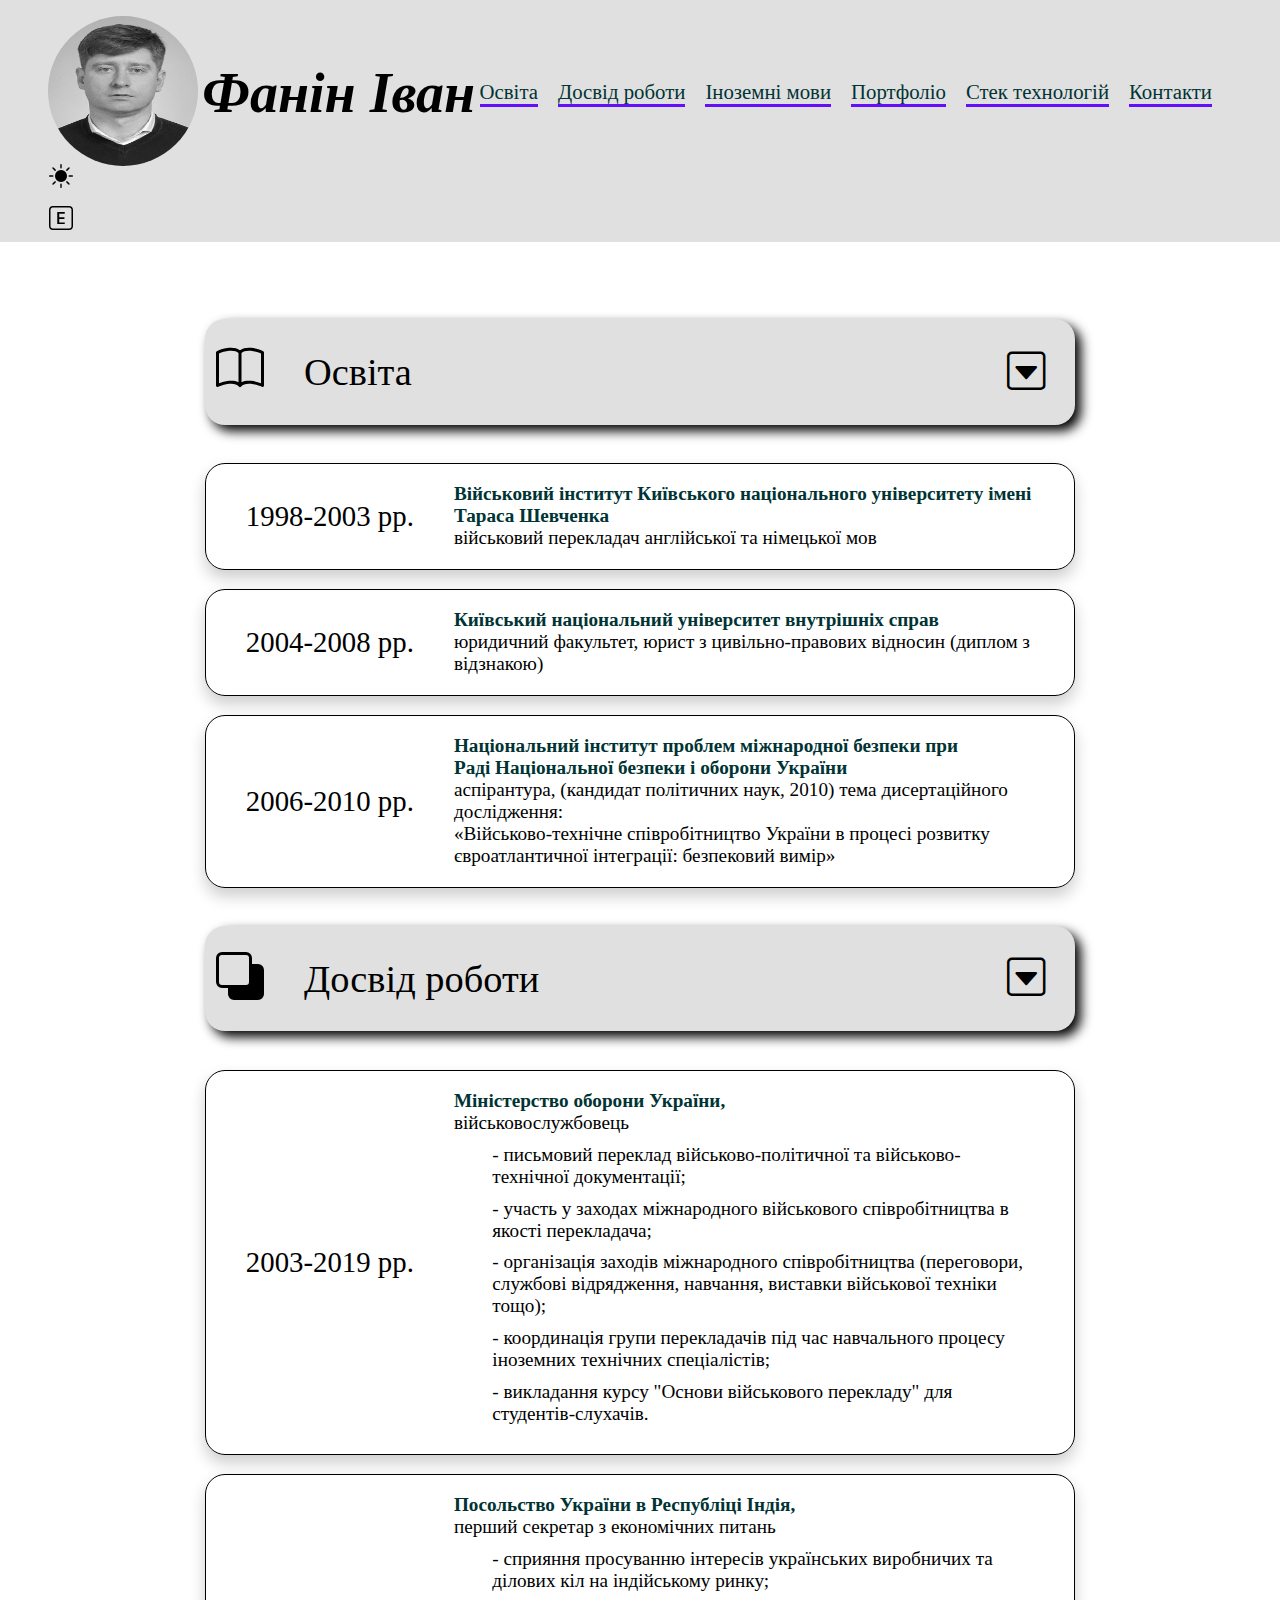
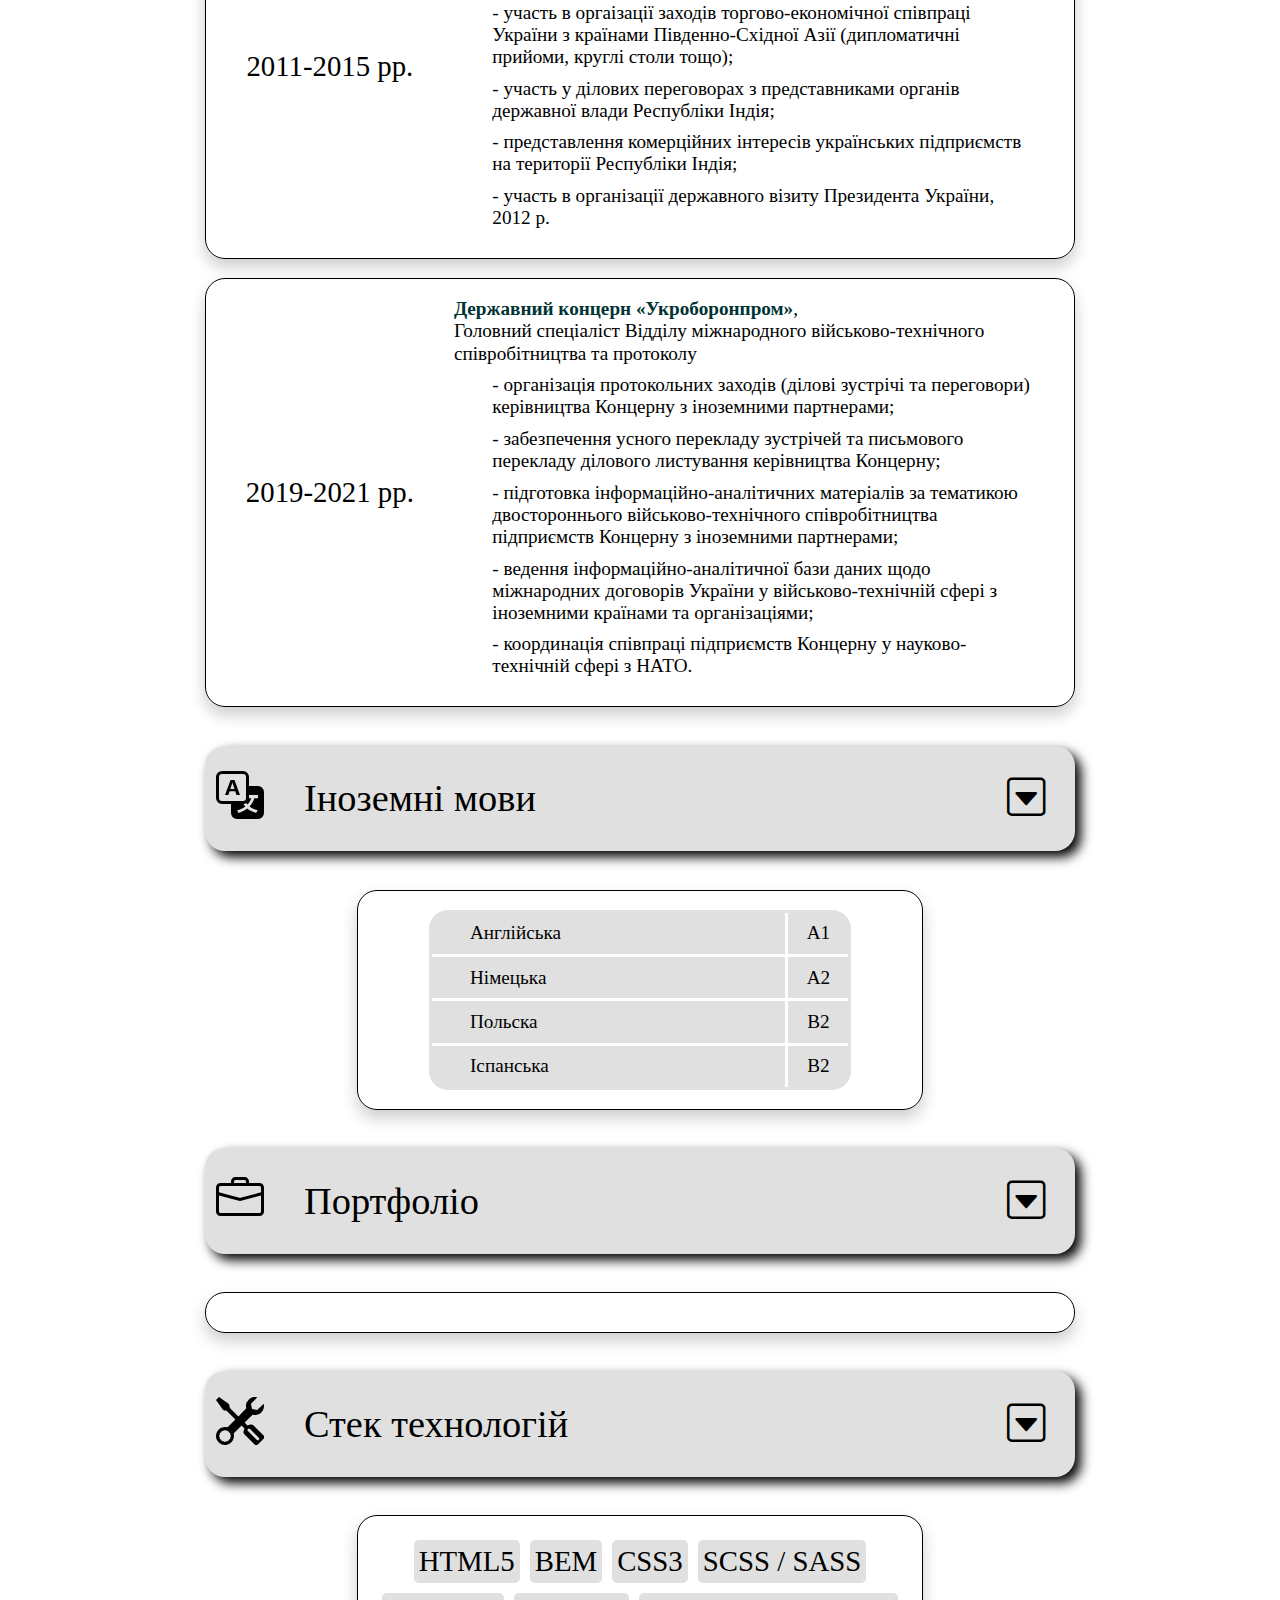
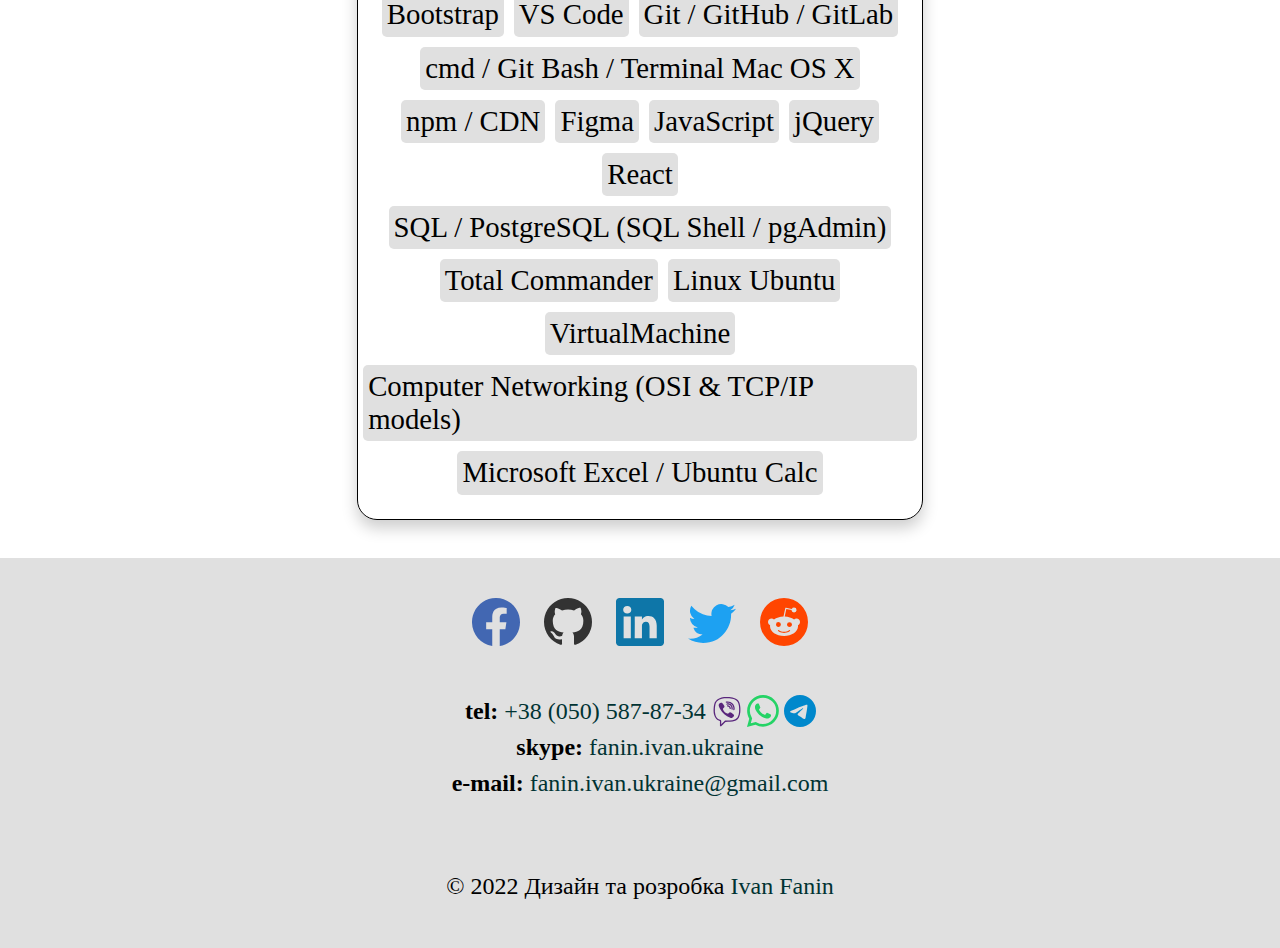
<file: index.html>
<!DOCTYPE html>
<html lang="uk">
  <head>
    <meta charset="UTF-8" />
    <meta http-equiv="X-UA-Compatible" content="IE=edge" />
    <meta name="viewport" content="width=device-width, initial-scale=1.0" />
    <title>Іван Фанін || Резюме</title>
    <link rel="shortcut icon" href="./favicons/cv.svg" type="image/x-icon" />
    <link rel="stylesheet" href="https://cdn.jsdelivr.net/npm/bootstrap-icons@1.9.1/font/bootstrap-icons.css">
    <link rel="stylesheet" href="./css/style.css" />
  </head>
  <body>
    <div class="wrapper">
      <!-- Блок хедер -->
      <header class="header">
        <div class="header__body">
          <div class="header__image-box">
            <img class="header__image" title="Фанін Іван" src="./images/Ivan_Fanin.jpeg" alt="Моє фото">
          </div>
          <div class="header__name">Фанін Іван</div>
          <ul class="item-list header__item-list">
            <li class="list-item header__list-item">
              <a href="#education" class="link header__link">Освіта</a>
            </li>
            <li class="list-item header__list-item">
              <a href="#experience" class="link header__link">Досвід роботи</a>
            </li>
            <li class="list-item header__list-item">
              <a href="#languages" class="link header__link">Іноземні мови</a>
            </li>
            <li class="list-item header__list-item">
              <a href="#portfolio" class="link header__link">Портфоліо</a>
            </li>
            <li class="list-item header__list-item">
              <a href="#tech-stack" class="link header__link">Стек технологій</a>
            </li>
            <li class="list-item header__list-item">
              <a href="#contacts" class="link header__link">Контакти</a>
            </li>
          </ul>
          <div class="header__toggle" id="toggleBox">
            <i class="bi bi-brightness-high-fill" id="toggleDark"></i>
            <i class="bi bi-explicit" id="toggleLanguage"></i>
          </div>
        </div>
      </header>

      <!-- Основна частина -->
      <main class="main">
        <div class="main__body">
          <!-- Освіта -->
          <div class="main__section">
            <div class="main__section-body">
              <div id="education" class="main__section-title">
                <div class="main__titile-box">
                  <img class="main__icon" title="Освіта" src="./icons/education.svg" alt="Освіта">
                  <span class="main__span-heading">Освіта</span>
                </div>
                <i class="bi bi-caret-down-square"></i>
              </div>

              <!-- ВІКНУ -->
              <div class="drop-down main__section-text">
                <div class="main__section-year">1998-2003 рр.</div>
                <div class="main__section-agency">
                  <a
                    class="link main__section-link link_hovered"
                    title="Військовий інститут Київського національного університету імені Тараса Шевченка"
                    href="https://mil.knu.ua/"
                    ><b>Військовий інститут Київського національного університету
                    імені Тараса Шевченка</b></a
                  >
                  <div class="main__section-func">
                    військовий перекладач англійської та німецької мов
                  </div>
                </div>
              </div>

              <!-- КНУВС -->
              <div class="main__section-text">
                <div class="main__section-year">2004-2008 рр.</div>
                <div class="main__section-agency">
                  <a
                    class="link main__section-link link_hovered"
                    title="Національна академія внутрішніх справ України"
                    href="https://www.naiau.kiev.ua/"
                    ><b>Київський національний університет внутрішніх справ</b></a
                  >
                  <div class="main__section-func">
                    юридичний факультет, юрист з цивільно-правових відносин
                    (диплом з відзнакою)
                  </div>
                </div>
              </div>

              <!-- НІПМБ -->
              <div class="main__section-text">
                <div class="main__section-year">2006-2010 рр.</div>
                <div class="main__section-agency">
                  <a
                    class="link main__section-link link_hovered"
                    title="Рада національної безпеки і оборони України"
                    href="https://www.rnbo.gov.ua/"
                    ><b>Національний інститут проблем міжнародної безпеки при<br />
                    Раді Національної безпеки і оборони України</b></a
                  >
                  <div class="main__section-func">
                    аспірантура, (кандидат політичних наук, 2010) тема
                    дисертаційного дослідження:<br />
                    &laquo;Військово-технічне співробітництво України в процесі розвитку
                    євроатлантичної інтеграції: безпековий вимір&raquo;
                  </div>
                </div>
              </div>
            </div>
          </div>

          <!-- Досвід роботи -->
          <div class="main__section">
            <div class="main__section-body">
              <div id="experience" class="main__section-title">
                <div class="header__title-box">
                  <img class="main__icon" title="Досвід роботи" src="./icons/experience.svg" alt="Досвід роботи">
                <span class="main__span-heading">Досвід роботи</span>
                </div>
                <i class="bi bi-caret-down-square"></i>
              </div>

              <!-- Міністерство оборони України -->
              <div class="main__section-text">
                <div class="main__section-year">2003-2019 рр.</div>
                <div class="main__section-agency">
                  <a
                    class="link main__section-link link_hovered"
                    title="Міністерство оборони України"
                    href="https://www.mil.gov.ua/"
                    ><b>Міністерство оборони України,</b></a
                  ><br>
                  <span>військовослужбовець</span>
                  <div class="main__section-func">
                    <ul class="item-list main__item-list">
                      <li class="list-item  main__list-item main__list-item">
                        - письмовий переклад військово-політичної та
                        військово-технічної документації;
                      </li>
                      <li class="list-item main__list-item main__list-item">
                        - участь у заходах міжнародного військового
                        співробітництва в якості перекладача;
                      </li>
                      <li class="list-item main__list-item main__list-item">
                        - організація заходів міжнародного співробітництва
                        (переговори, службові відрядження, навчання, виставки
                        військової техніки тощо);
                      </li>
                      <li class="list-item main__list-item main__list-item">
                        - координація групи перекладачів під час навчального
                        процесу іноземних технічних спеціалістів;
                      </li>
                      <li class="list-item main__list-item main__list-item">
                        - викладання курсу "Основи військового перекладу" для
                        студентів-слухачів.
                      </li>
                    </ul>
                  </div>
                </div>
              </div>

              <!-- Посольство України в Республіці Індія -->
              <div class="main__section-text">
                <div class="main__section-year">2011-2015 рр.</div>
                <div class="main__section-agency">
                  <a
                    class="link main__section-link link_hovered"
                    title="Посольство України в РІ"
                    href="https://india.mfa.gov.ua/"
                    ><b>Посольство України в Республіці Індія,</b></a
                  ><br><span> перший секретар з економічних питань</span>
                  <div class="main__section-func">
                    <ul class="item-list main__item-list">
                      <li class="list-item main__list-item">
                        - сприяння просуванню інтересів українських виробничих та
                        ділових кіл на індійському ринку;
                      </li>
                      <li class="list-item main__list-item">
                        - участь в оргаізації заходів торгово-економічної
                        співпраці України з країнами Південно-Східної Азії
                        (дипломатичні прийоми, круглі столи тощо);
                      </li>
                      <li class="list-item main__list-item">
                        - участь у ділових переговорах з представниками органів
                        державної влади Республіки Індія;
                      </li>
                      <li class="list-item main__list-item">
                        - представлення комерційних інтересів українських
                        підприємств на території Республіки Індія;
                      </li>
                      <li class="list-item main__list-item">
                        - участь в організації державного візиту Президента
                        України, 2012 р.
                      </li>
                    </ul>
                  </div>
                </div>
              </div>

              <!-- ДК "Укроборонпром" -->
              <div class="main__section-text">
                <div class="main__section-year">2019-2021 рр.</div>
                <div class="main__section-agency">
                  <a
                    class="link main__section-link link_hovered"
                    title='ДК" УкрОборонПром"'
                    href="https://ukroboronprom.com.ua/"
                    ><b>Державний концерн &laquo;Укроборонпром&raquo;</b></a
                  >,<br>
                  <span
                    >Головний спеціаліст Відділу міжнародного військово-технічного співробітництва та
                    протоколу</span
                  >
                  <div class="main__section-func">
                    <ul class="item-list main__item-list">
                      <li class="list-item main__list-item">
                        - організація протокольних заходів (ділові зустрічі та
                        переговори) керівництва Концерну з іноземними партнерами;
                      </li>
                      <li class="list-item main__list-item">
                        - забезпечення усного перекладу зустрічей та письмового
                        перекладу ділового листування керівництва Концерну;
                      </li>
                      <li class="list-item main__list-item">
                        - підготовка інформаційно-аналітичних матеріалів за
                        тематикою двостороннього військово-технічного
                        співробітництва підприємств Концерну з іноземними
                        партнерами;
                      </li>
                      <li class="list-item main__list-item">
                        - ведення інформаційно-аналітичної бази даних щодо
                        міжнародних договорів України у військово-технічній сфері
                        з іноземними країнами та організаціями;
                      </li>
                      <li class="list-item main__list-item">
                        - координація співпраці підприємств Концерну у
                        науково-технічній сфері з НАТО.
                      </li>
                    </ul>
                  </div>
                </div>
              </div>
            </div>
          </div>

          <!-- Іноземні мови -->
          <div class="main__section">
            <div class="main__section-body">
              <div id="languages" class="main__section-title">
                <div class="header__title-box">
                  <img class="main__icon" title="Іноземни мови" src="./icons/languages.svg" alt="Іноземни мови">
                  <span class="main__span-heading">Іноземні мови</span>
                </div>
                <i class="bi bi-caret-down-square"></i>
              </div>
              <div class="main__section-text main__section-text_centered">
                <table class="table main__table">
                  <tbody>
                    <tr class="table__row">
                      <td class="table__cell">Англійська</td>
                      <td class="table__cell">A1</td>
                    </tr>
                    <tr class="table__row">
                      <td class="table__cell">Німецька</td>
                      <td class="table__cell">A2</td>
                    </tr>
                    <tr class="table__row">
                      <td class="table__cell">Польска</td>
                      <td class="table__cell">B2</td>
                    </tr>
                    <tr class="table__row">
                      <td class="table__cell">Іспанська</td>
                      <td class="table__cell">B2</td>
                    </tr>
                  </tbody>
                </table>
              </div>
            </div>
          </div>
          <!-- Портфоліо -->
          <div class="main__section">
            <div class="main__section-body">
              <div id="portfolio" class="main__section-title">
                <div class="header__title-box">
                  <img class="main__icon" title="Портфоліо" src="./icons/portfolio.svg" alt="Портфоліо">
                  <span class="main__span-heading">Портфоліо</span>
                </div>
                <i class="bi bi-caret-down-square"></i>
              </div>
              <div class="main__section-text"></div>
            </div>
          </div>

          <!-- Стек технологій -->
          <div class="main__section">
            <div class="main__section-body">
              <div id="tech-stack" class="main__section-title">
                <div class="header__title-box">
                  <img class="main__icon" title="Стек технологій" src="./icons/technologies.svg" alt="Стек технологій">
                <span class="main__span-heading">Стек технологій</span>
                </div>
                <i class="bi bi-caret-down-square"></i>
              </div>
              <div class="main__section-text main__section-text_centered">
                <div class="main__section-item">HTML5</div>
                <div class="main__section-item">BEM</div>
                <div class="main__section-item">CSS3</div>
                <div class="main__section-item">SCSS / SASS</div>
                <div class="main__section-item">Bootstrap</div>
                <div class="main__section-item">VS Code</div>
                <div class="main__section-item">Git / GitHub / GitLab</div>
                <div class="main__section-item">cmd / Git Bash / Terminal Mac OS X</div>
                <div class="main__section-item">npm / CDN</div>
                <div class="main__section-item">Figma</div>
                <div class="main__section-item">JavaScript</div>
                <div class="main__section-item">jQuery</div>
                <div class="main__section-item">React</div>
                <div class="main__section-item">SQL / PostgreSQL (SQL Shell / pgAdmin)</div>
                <div class="main__section-item">Total Commander</div>
                <div class="main__section-item">Linux Ubuntu</div>
                <div class="main__section-item">VirtualMachine</div>
                <div class="main__section-item">Computer Networking (OSI & TCP/IP models)</div>
                <div class="main__section-item">Microsoft Excel / Ubuntu Calc</div>
              </div>
            </div>
          </div>
        </div>
      </main>
      <!-- Футер проекту -->
      <footer class="footer">
        <div class="footer__body">
          <ul class="item-list footer__item-list">
            <li class="footer__list-item">
              <a href="#" class="link footer__link">
                <img class="footer__image" src="./icons/facebook.svg" alt="Facebook"/>
              </a>
            </li>
            <li class="footer__list-item">
              <a href="#" class="link footer__link">
                <img class="footer__image" src="./icons/github.svg" alt="GitHub"/>
              </a>
            </li>
            <li class="footer__list-item">
              <a href="#" class="link footer__link">
                <img class="footer__image" src="./icons/linkedin.svg" alt="GitHub"/>
              </a>
            </li>
            <li class="footer__list-item">
              <a href="#" class="link footer__link">
                <img class="footer__image" src="./icons/twitter.svg" alt="Twitter"/>
              </a>
            </li>
            <li class="footer__list-item">
              <a href="#" class="link footer__link">
                <img class="footer__image" src="./icons/reddit.svg" alt="Reddit"/>
              </a>
            </li>
          </ul>
          <ul id="contacts" class="item-list footer__contacts">
            <li class="footer__list-items">
              <b>tel:</b>
              <a href="tel:0380505788734" class="link footer__link link_hovered"
                >+38 (050) 587-87-34</a
              >
              <img class="footer__icon" src="./icons/viber.svg" alt="Viber"/>
              <img class="footer__icon" src="./icons/whatsapp.svg" alt="WhatsApp"/>
              <img class="footer__icon" src="./icons/telegram.svg" alt="Telegram"/>
            </li>
            <li class="footer__list-items">
              <b>skype:</b>
              <a href="skype:fanin.ivan.ukraine" class="link footer__link link_hovered"
                >fanin.ivan.ukraine</a
              >
            </li>
            <li class="footer__list-items">
              <b>e-mail:</b>
              <a href="mailto:fanin.ivan.ukraine@gmail.com" class="link footer__link link_hovered"
                >fanin.ivan.ukraine@gmail.com</a
              >
            </li>
          </ul>
          <div class="footer__rights">
            <p>&copy; 2022 Дизайн та розробка
              <a href="https://github.com/ivanFanin" class="link footer__link link_hovered">Ivan Fanin</a>
            </p>
          </div>
        </div>
      </footer>
    </div>
    <script src="index.js"></script>
  </body>
</html>
</file>
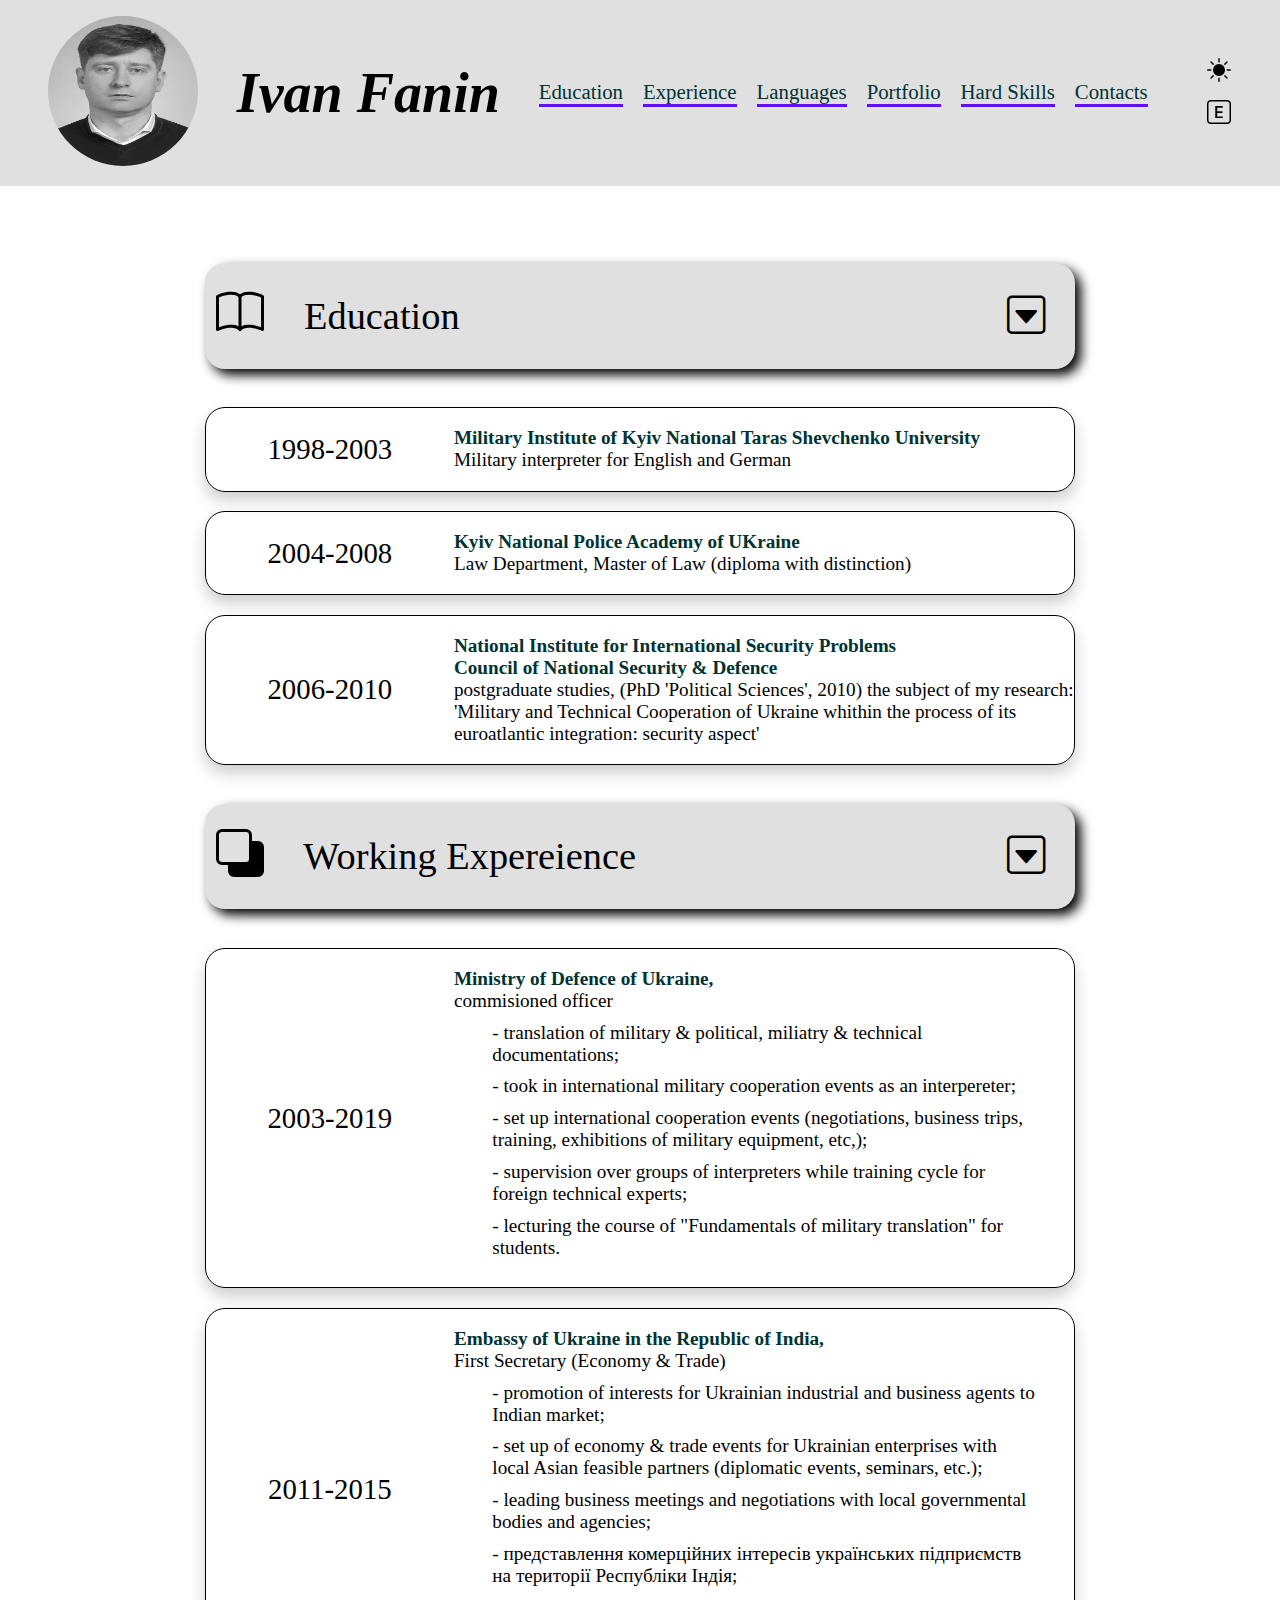
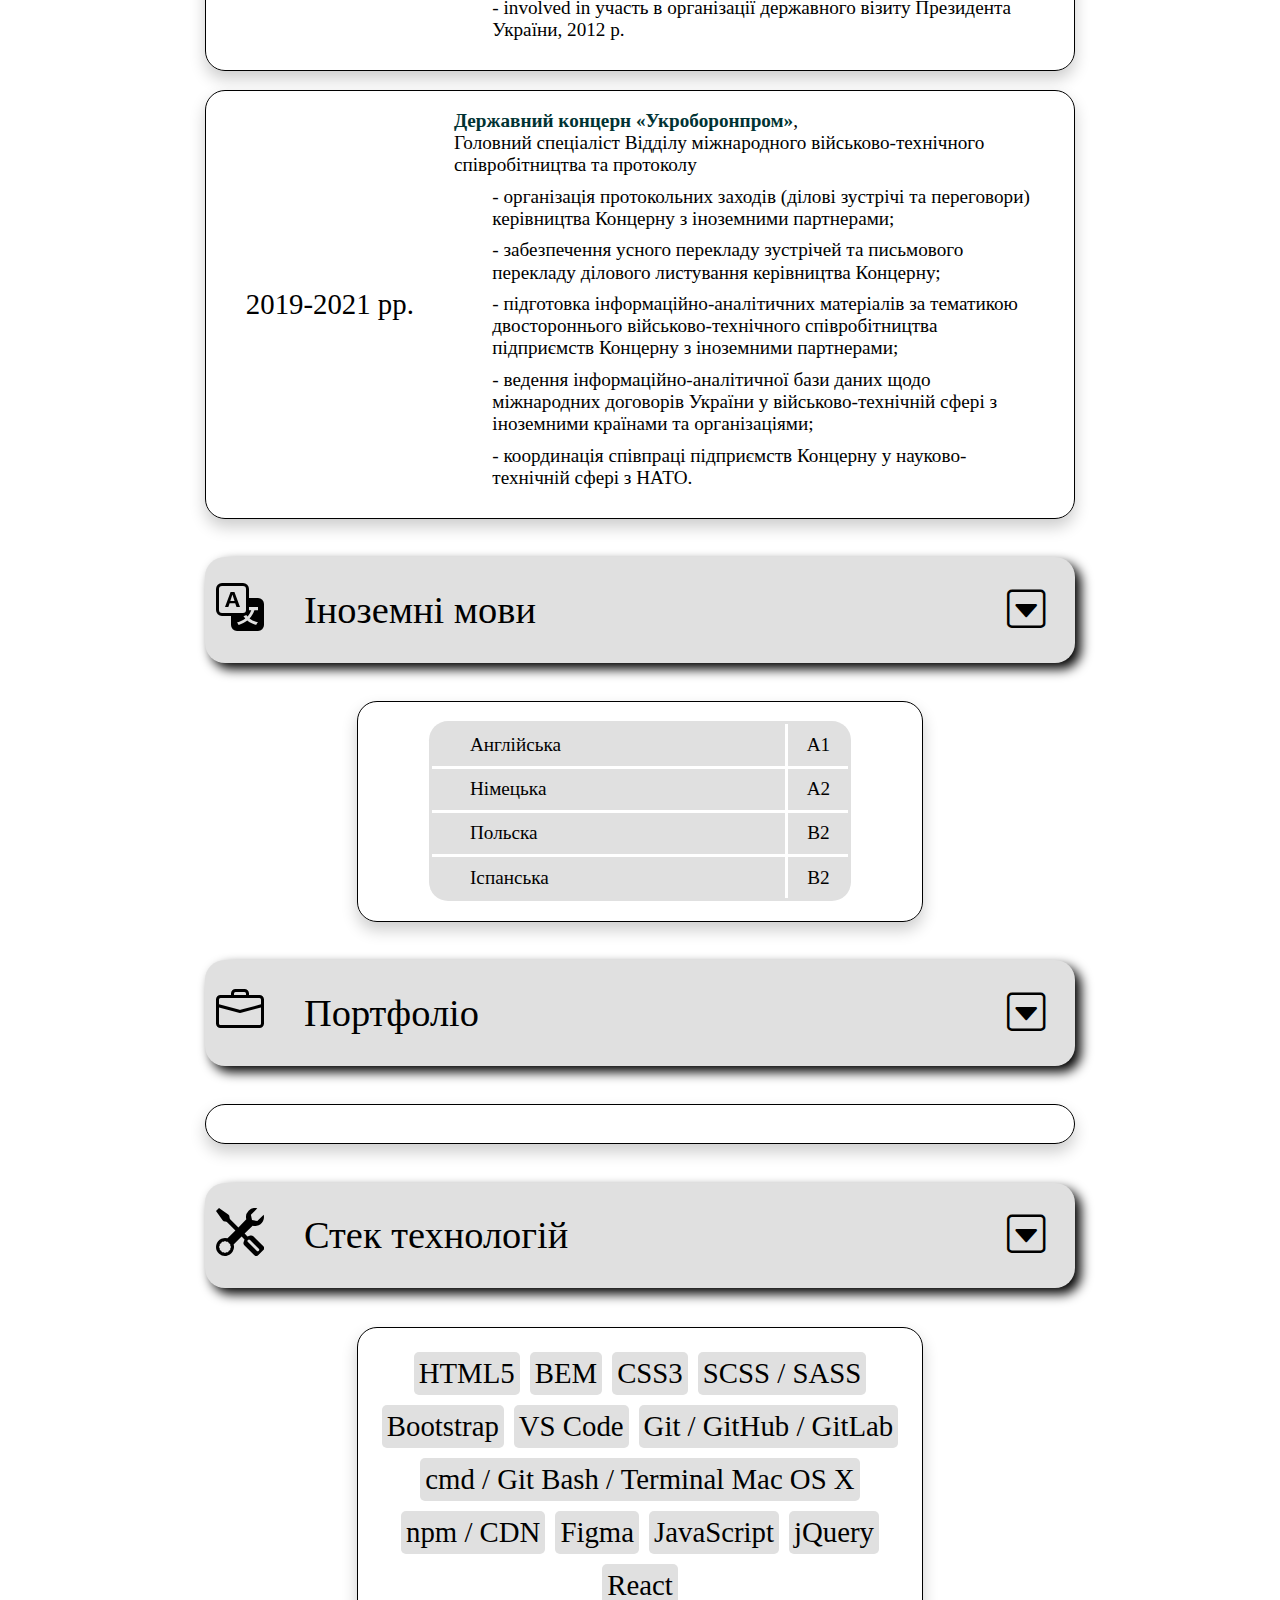
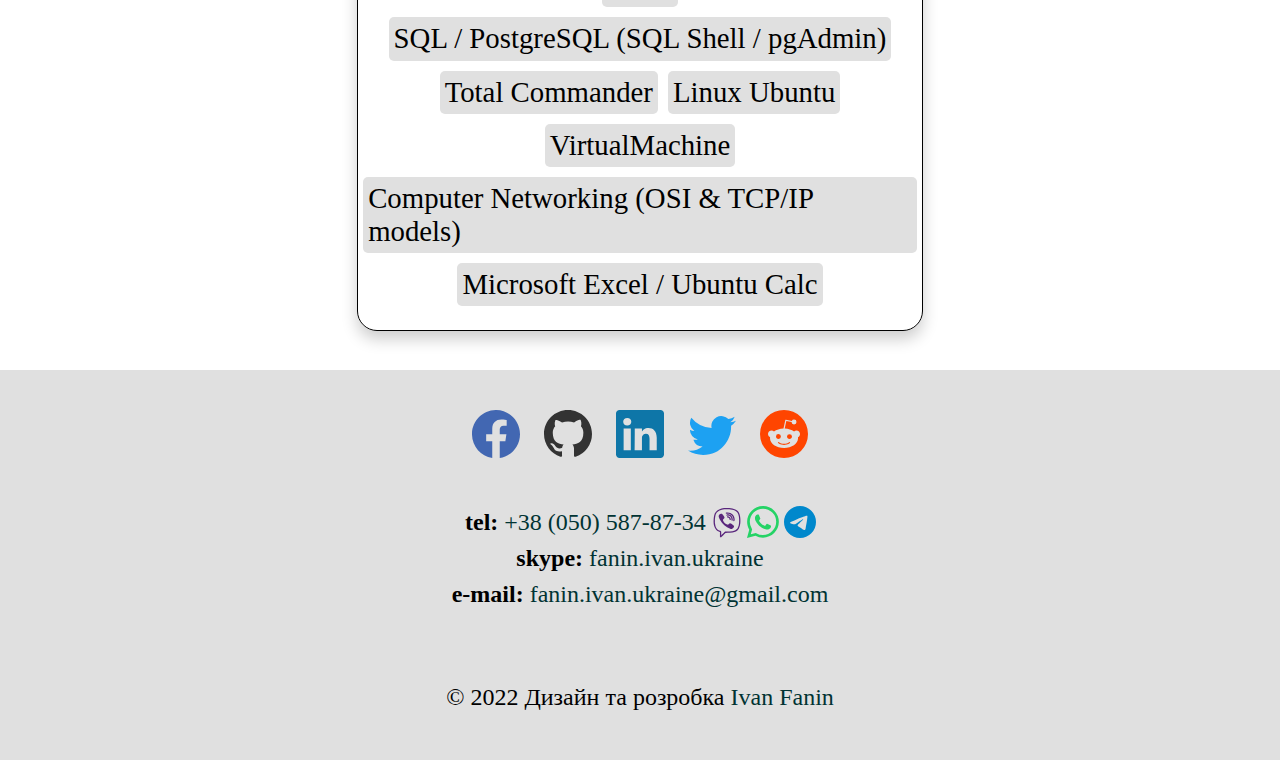
<file: index_en.html>
<!DOCTYPE html>
<html lang="en">
  <head>
    <meta charset="UTF-8" />
    <meta http-equiv="X-UA-Compatible" content="IE=edge" />
    <meta name="viewport" content="width=device-width, initial-scale=1.0" />
    <title>Ivan Fanin || My CV & Portfolio</title>
    <link rel="shortcut icon" href="./favicons/cv.svg" type="image/x-icon" />
    <link rel="stylesheet" href="https://cdn.jsdelivr.net/npm/bootstrap-icons@1.9.1/font/bootstrap-icons.css">
    <link rel="stylesheet" href="./css/style.css" />
  </head>
  <body>
    <div class="wrapper">
      <!-- Header block -->
      <header class="header">
        <div class="header__body">
          <div class="header__image-box">
            <img class="header__image" title="Ivan Fanin" src="./images/Ivan_Fanin.jpeg" alt="My picture">
          </div>
          <div class="header__name">Ivan Fanin</div>
          <ul class="item-list header__item-list">
            <li class="list-item header__list-item">
              <a href="#education" class="link header__link">Education</a>
            </li>
            <li class="list-item header__list-item">
              <a href="#experience" class="link header__link">Experience</a>
            </li>
            <li class="list-item header__list-item">
              <a href="#languages" class="link header__link">Languages</a>
            </li>
            <li class="list-item header__list-item">
              <a href="#portfolio" class="link header__link">Portfolio</a>
            </li>
            <li class="list-item header__list-item">
              <a href="#tech-stack" class="link header__link">Hard Skills</a>
            </li>
            <li class="list-item header__list-item">
              <a href="#contacts" class="link header__link">Contacts</a>
            </li>
          </ul>
          <div class="header__toggle" id="toggleBox">
            <i class="bi bi-brightness-high-fill" id="toggleDark"></i>
            <i class="bi bi-explicit" id="toggleLanguage"></i>
          </div>
        </div>
      </header>

      <!-- Main section -->
      <main class="main">
        <div class="main__body">
          <!-- Education -->
          <div class="main__section">
            <div class="main__section-body">
              <div id="education" class="main__section-title">
                <div class="main__titile-box">
                  <img class="main__icon" title="Education" src="./icons/education.svg" alt="Education">
                  <span class="main__span-heading">Education</span>
                </div>
                <i class="bi bi-caret-down-square"></i>
              </div>

              <!-- Military Academy -->
              <div class="drop-down main__section-text">
                <div class="main__section-year">1998-2003</div>
                <div class="main__section-agency">
                  <a
                    class="link main__section-link link_hovered"
                    title="Military Institute of Kyiv National Taras Shevchenko University"
                    href="http://www.univ.kiev.ua/en/departments/military"
                    ><b>Military Institute of Kyiv National Taras Shevchenko University</b></a
                  >
                  <div class="main__section-func">
                    Military interpreter for English and German
                  </div>
                </div>
              </div>

              <!-- Police Academy -->
              <div class="main__section-text">
                <div class="main__section-year">2004-2008</div>
                <div class="main__section-agency">
                  <a
                    class="link main__section-link link_hovered"
                    title="Kyiv National Police Academy of UKraine"
                    href="https://www.naiau.kiev.ua/en"
                    ><b>Kyiv National Police Academy of UKraine</b></a
                  >
                  <div class="main__section-func">
                    Law Department, Master of Law (diploma with distinction)
                  </div>
                </div>
              </div>

              <!-- R&D -->
              <div class="main__section-text">
                <div class="main__section-year">2006-2010</div>
                <div class="main__section-agency">
                  <a
                    class="link main__section-link link_hovered"
                    title="Council of National Security & Defence"
                    href="https://www.rnbo.gov.ua/en/"
                    ><b>National Institute for International Security Problems<br />
                      Council of National Security & Defence</b></a
                  >
                  <div class="main__section-func">
                    postgraduate studies, (PhD 'Political Sciences', 2010) the subject of my research:<br />
                    'Military and Technical Cooperation of Ukraine whithin the process of its euroatlantic integration: security aspect'
                  </div>
                </div>
              </div>
            </div>
          </div>

          <!-- Working experience section -->
          <div class="main__section">
            <div class="main__section-body">
              <div id="experience" class="main__section-title">
                <div class="header__title-box">
                  <img class="main__icon" title="Experience" src="./icons/experience.svg" alt="Working Experience">
                <span class="main__span-heading">Working Expereience</span>
                </div>
                <i class="bi bi-caret-down-square"></i>
              </div>

              <!-- MoD of Ukraine -->
              <div class="main__section-text">
                <div class="main__section-year">2003-2019</div>
                <div class="main__section-agency">
                  <a
                    class="link main__section-link link_hovered"
                    title="MoD of Ukraine"
                    href="https://www.mil.gov.ua/en/"
                    ><b>Ministry of Defence of Ukraine,</b></a
                  ><br>
                  <span>commisioned officer</span>
                  <div class="main__section-func">
                    <ul class="item-list main__item-list">
                      <li class="list-item  main__list-item main__list-item">
                        - translation of military & political, miliatry & technical documentations;
                      </li>
                      <li class="list-item main__list-item main__list-item">
                        - took in international military cooperation events as an interpereter;
                      </li>
                      <li class="list-item main__list-item main__list-item">
                        - set up international cooperation events
                        (negotiations, business trips, training, exhibitions of military equipment, etc,);
                      </li>
                      <li class="list-item main__list-item main__list-item">
                        - supervision over groups of interpreters while training cycle for foreign technical experts;
                      </li>
                      <li class="list-item main__list-item main__list-item">
                        - lecturing the course of "Fundamentals of military translation" for students.
                      </li>
                    </ul>
                  </div>
                </div>
              </div>

              <!-- Посольство України в Республіці Індія -->
              <div class="main__section-text">
                <div class="main__section-year">2011-2015</div>
                <div class="main__section-agency">
                  <a
                    class="link main__section-link link_hovered"
                    title="Embassy of Ukraine in India"
                    href="https://india.mfa.gov.ua/"
                    ><b>Embassy of Ukraine in the Republic of India,</b></a
                  ><br><span>First Secretary (Economy & Trade)</span>
                  <div class="main__section-func">
                    <ul class="item-list main__item-list">
                      <li class="list-item main__list-item">
                        - promotion of interests for Ukrainian industrial and business agents to Indian market;
                      </li>
                      <li class="list-item main__list-item">
                        - set up of economy & trade events for Ukrainian enterprises with local Asian feasible partners
                        (diplomatic events, seminars, etc.);
                      </li>
                      <li class="list-item main__list-item">
                        - leading business meetings and negotiations with local governmental bodies and agencies;
                      </li>
                      <li class="list-item main__list-item">
                        - представлення комерційних інтересів українських
                        підприємств на території Республіки Індія;
                      </li>
                      <li class="list-item main__list-item">
                        - involved in участь в організації державного візиту Президента
                        України, 2012 р.
                      </li>
                    </ul>
                  </div>
                </div>
              </div>

              <!-- ДК "Укроборонпром" -->
              <div class="main__section-text">
                <div class="main__section-year">2019-2021 рр.</div>
                <div class="main__section-agency">
                  <a
                    class="link main__section-link link_hovered"
                    title='ДК" УкрОборонПром"'
                    href="https://ukroboronprom.com.ua/"
                    ><b>Державний концерн &laquo;Укроборонпром&raquo;</b></a
                  >,<br>
                  <span
                    >Головний спеціаліст Відділу міжнародного військово-технічного співробітництва та
                    протоколу</span
                  >
                  <div class="main__section-func">
                    <ul class="item-list main__item-list">
                      <li class="list-item main__list-item">
                        - організація протокольних заходів (ділові зустрічі та
                        переговори) керівництва Концерну з іноземними партнерами;
                      </li>
                      <li class="list-item main__list-item">
                        - забезпечення усного перекладу зустрічей та письмового
                        перекладу ділового листування керівництва Концерну;
                      </li>
                      <li class="list-item main__list-item">
                        - підготовка інформаційно-аналітичних матеріалів за
                        тематикою двостороннього військово-технічного
                        співробітництва підприємств Концерну з іноземними
                        партнерами;
                      </li>
                      <li class="list-item main__list-item">
                        - ведення інформаційно-аналітичної бази даних щодо
                        міжнародних договорів України у військово-технічній сфері
                        з іноземними країнами та організаціями;
                      </li>
                      <li class="list-item main__list-item">
                        - координація співпраці підприємств Концерну у
                        науково-технічній сфері з НАТО.
                      </li>
                    </ul>
                  </div>
                </div>
              </div>
            </div>
          </div>

          <!-- Іноземні мови -->
          <div class="main__section">
            <div class="main__section-body">
              <div id="languages" class="main__section-title">
                <div class="header__title-box">
                  <img class="main__icon" title="Іноземни мови" src="./icons/languages.svg" alt="Іноземни мови">
                  <span class="main__span-heading">Іноземні мови</span>
                </div>
                <i class="bi bi-caret-down-square"></i>
              </div>
              <div class="main__section-text main__section-text_centered">
                <table class="table main__table">
                  <tbody>
                    <tr class="table__row">
                      <td class="table__cell">Англійська</td>
                      <td class="table__cell">A1</td>
                    </tr>
                    <tr class="table__row">
                      <td class="table__cell">Німецька</td>
                      <td class="table__cell">A2</td>
                    </tr>
                    <tr class="table__row">
                      <td class="table__cell">Польска</td>
                      <td class="table__cell">B2</td>
                    </tr>
                    <tr class="table__row">
                      <td class="table__cell">Іспанська</td>
                      <td class="table__cell">B2</td>
                    </tr>
                  </tbody>
                </table>
              </div>
            </div>
          </div>
          <!-- Портфоліо -->
          <div class="main__section">
            <div class="main__section-body">
              <div id="portfolio" class="main__section-title">
                <div class="header__title-box">
                  <img class="main__icon" title="Портфоліо" src="./icons/portfolio.svg" alt="Портфоліо">
                  <span class="main__span-heading">Портфоліо</span>
                </div>
                <i class="bi bi-caret-down-square"></i>
              </div>
              <div class="main__section-text"></div>
            </div>
          </div>

          <!-- Стек технологій -->
          <div class="main__section">
            <div class="main__section-body">
              <div id="tech-stack" class="main__section-title">
                <div class="header__title-box">
                  <img class="main__icon" title="Стек технологій" src="./icons/technologies.svg" alt="Стек технологій">
                <span class="main__span-heading">Стек технологій</span>
                </div>
                <i class="bi bi-caret-down-square"></i>
              </div>
              <div class="main__section-text main__section-text_centered">
                <div class="main__section-item">HTML5</div>
                <div class="main__section-item">BEM</div>
                <div class="main__section-item">CSS3</div>
                <div class="main__section-item">SCSS / SASS</div>
                <div class="main__section-item">Bootstrap</div>
                <div class="main__section-item">VS Code</div>
                <div class="main__section-item">Git / GitHub / GitLab</div>
                <div class="main__section-item">cmd / Git Bash / Terminal Mac OS X</div>
                <div class="main__section-item">npm / CDN</div>
                <div class="main__section-item">Figma</div>
                <div class="main__section-item">JavaScript</div>
                <div class="main__section-item">jQuery</div>
                <div class="main__section-item">React</div>
                <div class="main__section-item">SQL / PostgreSQL (SQL Shell / pgAdmin)</div>
                <div class="main__section-item">Total Commander</div>
                <div class="main__section-item">Linux Ubuntu</div>
                <div class="main__section-item">VirtualMachine</div>
                <div class="main__section-item">Computer Networking (OSI & TCP/IP models)</div>
                <div class="main__section-item">Microsoft Excel / Ubuntu Calc</div>
              </div>
            </div>
          </div>
        </div>
      </main>
      <!-- Футер проекту -->
      <footer class="footer">
        <div class="footer__body">
          <ul class="item-list footer__item-list">
            <li class="footer__list-item">
              <a href="#" class="link footer__link">
                <img class="footer__image" src="./icons/facebook.svg" alt="Facebook"/>
              </a>
            </li>
            <li class="footer__list-item">
              <a href="#" class="link footer__link">
                <img class="footer__image" src="./icons/github.svg" alt="GitHub"/>
              </a>
            </li>
            <li class="footer__list-item">
              <a href="#" class="link footer__link">
                <img class="footer__image" src="./icons/linkedin.svg" alt="GitHub"/>
              </a>
            </li>
            <li class="footer__list-item">
              <a href="#" class="link footer__link">
                <img class="footer__image" src="./icons/twitter.svg" alt="Twitter"/>
              </a>
            </li>
            <li class="footer__list-item">
              <a href="#" class="link footer__link">
                <img class="footer__image" src="./icons/reddit.svg" alt="Reddit"/>
              </a>
            </li>
          </ul>
          <ul id="contacts" class="item-list footer__contacts">
            <li class="footer__list-items">
              <b>tel:</b>
              <a href="tel:0380505788734" class="link footer__link link_hovered"
                >+38 (050) 587-87-34</a
              >
              <img class="footer__icon" src="./icons/viber.svg" alt="Viber"/>
              <img class="footer__icon" src="./icons/whatsapp.svg" alt="WhatsApp"/>
              <img class="footer__icon" src="./icons/telegram.svg" alt="Telegram"/>
            </li>
            <li class="footer__list-items">
              <b>skype:</b>
              <a href="skype:fanin.ivan.ukraine" class="link footer__link link_hovered"
                >fanin.ivan.ukraine</a
              >
            </li>
            <li class="footer__list-items">
              <b>e-mail:</b>
              <a href="mailto:fanin.ivan.ukraine@gmail.com" class="link footer__link link_hovered"
                >fanin.ivan.ukraine@gmail.com</a
              >
            </li>
          </ul>
          <div class="footer__rights">
            <p>&copy; 2022 Дизайн та розробка
              <a href="https://github.com/ivanFanin" class="link footer__link link_hovered">Ivan Fanin</a>
            </p>
          </div>
        </div>
      </footer>
    </div>
    <script src="index.js"></script>
  </body>
</html>
</file>
<file: css/style.css>
/*! normalize.css v8.0.1 | MIT License | github.com/necolas/normalize.css */
/* Document
   ========================================================================== */
/**
 * 1. Correct the line height in all browsers.
 * 2. Prevent adjustments of font size after orientation changes in iOS.
 */
html {
  line-height: 1.15; /* 1 */
  -webkit-text-size-adjust: 100%; /* 2 */
}

/* Sections
   ========================================================================== */
/**
 * Remove the margin in all browsers.
 */
body {
  margin: 0;
}

/**
 * Render the `main` element consistently in IE.
 */
main {
  display: block;
}

/**
 * Correct the font size and margin on `h1` elements within `section` and
 * `article` contexts in Chrome, Firefox, and Safari.
 */
h1 {
  font-size: 2em;
  margin: 0.67em 0;
}

/* Grouping content
   ========================================================================== */
/**
 * 1. Add the correct box sizing in Firefox.
 * 2. Show the overflow in Edge and IE.
 */
hr {
  box-sizing: content-box; /* 1 */
  height: 0; /* 1 */
  overflow: visible; /* 2 */
}

/**
 * 1. Correct the inheritance and scaling of font size in all browsers.
 * 2. Correct the odd `em` font sizing in all browsers.
 */
pre {
  font-family: monospace, monospace; /* 1 */
  font-size: 1em; /* 2 */
}

/* Text-level semantics
   ========================================================================== */
/**
 * Remove the gray background on active links in IE 10.
 */
a {
  background-color: transparent;
}

/**
 * 1. Remove the bottom border in Chrome 57-
 * 2. Add the correct text decoration in Chrome, Edge, IE, Opera, and Safari.
 */
abbr[title] {
  border-bottom: none; /* 1 */
  text-decoration: underline; /* 2 */
  -webkit-text-decoration: underline dotted;
          text-decoration: underline dotted; /* 2 */
}

/**
 * Add the correct font weight in Chrome, Edge, and Safari.
 */
b,
strong {
  font-weight: bolder;
}

/**
 * 1. Correct the inheritance and scaling of font size in all browsers.
 * 2. Correct the odd `em` font sizing in all browsers.
 */
code,
kbd,
samp {
  font-family: monospace, monospace; /* 1 */
  font-size: 1em; /* 2 */
}

/**
 * Add the correct font size in all browsers.
 */
small {
  font-size: 80%;
}

/**
 * Prevent `sub` and `sup` elements from affecting the line height in
 * all browsers.
 */
sub,
sup {
  font-size: 75%;
  line-height: 0;
  position: relative;
  vertical-align: baseline;
}

sub {
  bottom: -0.25em;
}

sup {
  top: -0.5em;
}

/* Embedded content
   ========================================================================== */
/**
 * Remove the border on images inside links in IE 10.
 */
img {
  border-style: none;
}

/* Forms
   ========================================================================== */
/**
 * 1. Change the font styles in all browsers.
 * 2. Remove the margin in Firefox and Safari.
 */
button,
input,
optgroup,
select,
textarea {
  font-family: inherit; /* 1 */
  font-size: 100%; /* 1 */
  line-height: 1.15; /* 1 */
  margin: 0; /* 2 */
}

/**
 * Show the overflow in IE.
 * 1. Show the overflow in Edge.
 */
button,
input { /* 1 */
  overflow: visible;
}

/**
 * Remove the inheritance of text transform in Edge, Firefox, and IE.
 * 1. Remove the inheritance of text transform in Firefox.
 */
button,
select { /* 1 */
  text-transform: none;
}

/**
 * Correct the inability to style clickable types in iOS and Safari.
 */
button,
[type=button],
[type=reset],
[type=submit] {
  -webkit-appearance: button;
}

/**
 * Remove the inner border and padding in Firefox.
 */
button::-moz-focus-inner,
[type=button]::-moz-focus-inner,
[type=reset]::-moz-focus-inner,
[type=submit]::-moz-focus-inner {
  border-style: none;
  padding: 0;
}

/**
 * Restore the focus styles unset by the previous rule.
 */
button:-moz-focusring,
[type=button]:-moz-focusring,
[type=reset]:-moz-focusring,
[type=submit]:-moz-focusring {
  outline: 1px dotted ButtonText;
}

/**
 * Correct the padding in Firefox.
 */
fieldset {
  padding: 0.35em 0.75em 0.625em;
}

/**
 * 1. Correct the text wrapping in Edge and IE.
 * 2. Correct the color inheritance from `fieldset` elements in IE.
 * 3. Remove the padding so developers are not caught out when they zero out
 *    `fieldset` elements in all browsers.
 */
legend {
  box-sizing: border-box; /* 1 */
  color: inherit; /* 2 */
  display: table; /* 1 */
  max-width: 100%; /* 1 */
  padding: 0; /* 3 */
  white-space: normal; /* 1 */
}

/**
 * Add the correct vertical alignment in Chrome, Firefox, and Opera.
 */
progress {
  vertical-align: baseline;
}

/**
 * Remove the default vertical scrollbar in IE 10+.
 */
textarea {
  overflow: auto;
}

/**
 * 1. Add the correct box sizing in IE 10.
 * 2. Remove the padding in IE 10.
 */
[type=checkbox],
[type=radio] {
  box-sizing: border-box; /* 1 */
  padding: 0; /* 2 */
}

/**
 * Correct the cursor style of increment and decrement buttons in Chrome.
 */
[type=number]::-webkit-inner-spin-button,
[type=number]::-webkit-outer-spin-button {
  height: auto;
}

/**
 * 1. Correct the odd appearance in Chrome and Safari.
 * 2. Correct the outline style in Safari.
 */
[type=search] {
  -webkit-appearance: textfield; /* 1 */
  outline-offset: -2px; /* 2 */
}

/**
 * Remove the inner padding in Chrome and Safari on macOS.
 */
[type=search]::-webkit-search-decoration {
  -webkit-appearance: none;
}

/**
 * 1. Correct the inability to style clickable types in iOS and Safari.
 * 2. Change font properties to `inherit` in Safari.
 */
::-webkit-file-upload-button {
  -webkit-appearance: button; /* 1 */
  font: inherit; /* 2 */
}

/* Interactive
   ========================================================================== */
/*
 * Add the correct display in Edge, IE 10+, and Firefox.
 */
details {
  display: block;
}

/*
 * Add the correct display in all browsers.
 */
summary {
  display: list-item;
}

/* Misc
   ========================================================================== */
/**
 * Add the correct display in IE 10+.
 */
template {
  display: none;
}

/**
 * Add the correct display in IE 10.
 */
[hidden] {
  display: none;
}

.header {
  background-color: #E0E0E0;
}
.header__body {
  display: flex;
  justify-content: space-between;
  flex-wrap: wrap;
  padding: 1em 3em;
}
@media (min-width: 600px) {
  .header__body {
    justify-content: space-between;
  }
}
.header__name {
  display: flex;
  justify-content: center;
  align-items: center;
  font-size: 3.5em;
  font-weight: bold;
  font-style: italic;
}
.header__item-list {
  display: flex;
  justify-content: flex-end;
  align-items: center;
}
.header__list-item {
  display: flex;
  align-items: center;
  transition: background-color 0.5s ease;
  border-bottom: 3px solid rgb(98, 16, 250);
  margin-right: 20px;
  font-size: 1.3em;
}
.header__list-item:hover {
  background-color: darkgray;
  padding: 0.2em 0.3em;
  border-radius: 5px;
}
.header__toggle {
  display: flex;
  justify-content: center;
  align-items: center;
  transform: scale(1.5);
  cursor: pointer;
  flex-direction: column;
}
.header__image {
  border-radius: 50%;
  width: 150px;
  height: 150px;
  filter: grayscale(100%);
}
.item-list {
  list-style-type: none;
  padding: 0;
  margin: 0;
}

.link {
  text-decoration: none;
  color: #003333;
}
.link_hovered {
  transition: color 0.5s ease-in-out;
}
.link_hovered:hover {
  color: rgb(98, 16, 250);
}

.bi {
  margin: 0.3em;
}

.main__body {
  padding: 2em 4em;
  width: 80%;
  margin: 0 auto;
  font-size: 1.2em;
}
.main__section-title {
  display: flex;
  align-items: center;
  justify-content: space-between;
  font-size: 2em;
  background-color: #e0e0e0;
  padding: 0.5em;
  border-radius: 20px;
  margin: 1em 0;
  box-shadow: 6px 6px 12px #000;
}
.main__span-heading:hover {
  cursor: pointer;
  color: rgb(98, 16, 250);
  font-size: 52px;
  transition: all 1s ease;
}
.main__icon {
  margin-right: 1em;
  transform: scale(1.5);
}
.main__section-text {
  display: grid;
  grid-template-columns: 2fr 5fr;
  padding: 1em 0;
  margin: 1em 0;
  box-shadow: 0px 8px 16px 0px rgba(0, 0, 0, 0.2);
  border-width: 1px;
  border-style: solid;
  border-color: #000;
  border-radius: 20px;
}
.main__section-text_centered {
  display: flex;
  justify-content: center;
  align-items: center;
}
.main__section-text_centered:last-child {
  width: 65%;
  margin: 0 auto;
  flex-wrap: wrap;
}
.main__item-list {
  padding: 0 2em;
}
.main__list-item {
  margin: 0.5em 0;
}
.main__section-year {
  font-size: 1.5em;
  display: flex;
  justify-content: center;
  align-items: center;
}
.main__section-item {
  background-color: #e0e0e0;
  font-size: 1.5em;
  border-radius: 5px;
  margin: 5px;
  padding: 5px;
}
.table {
  background-color: #E0E0E0;
  border-collapse: collapse;
  border-radius: 1em;
  border-width: 3px;
  border-style: solid;
  border-color: #fff;
  overflow: hidden;
  width: 75%;
}
.table__row {
  border: 3px solid #fff;
}
.table__cell {
  border: 3px solid #fff;
  padding: 0.5em;
}
.table__cell:last-child {
  text-align: center;
  width: 15%;
}
.table__cell:first-child {
  padding-left: 2em;
}

.bi-caret-down-square:hover,
.bi-brightness-high-fill:hover,
.bi-explicit:hover {
  color: rgb(98, 16, 250);
  cursor: pointer;
  transform: scale(1.2);
  transition: all 0.5s ease;
}

.footer {
  background-color: #E0E0E0;
  font-size: 1.5em;
}
.footer__item-list {
  padding: 2em 0;
  width: 25%;
  display: flex;
  justify-content: space-between;
  margin: 0 auto;
}
.footer__image {
  transform: scale(1.5);
}
.footer__icon {
  transform: scale(2);
  margin: 0 0.3em;
}
.footer__contacts {
  display: flex;
  flex-direction: column;
  align-items: center;
  line-height: 1.5;
}
.footer__rights {
  display: flex;
  justify-content: center;
  align-items: center;
  padding: 2em 0 1em 0;
}

html {
  font-size: 100%;
  box-sizing: border-box;
}

body {
  min-height: 100vh;
}

*, *::before, *::after {
  box-sizing: inherit;
}
</file>
